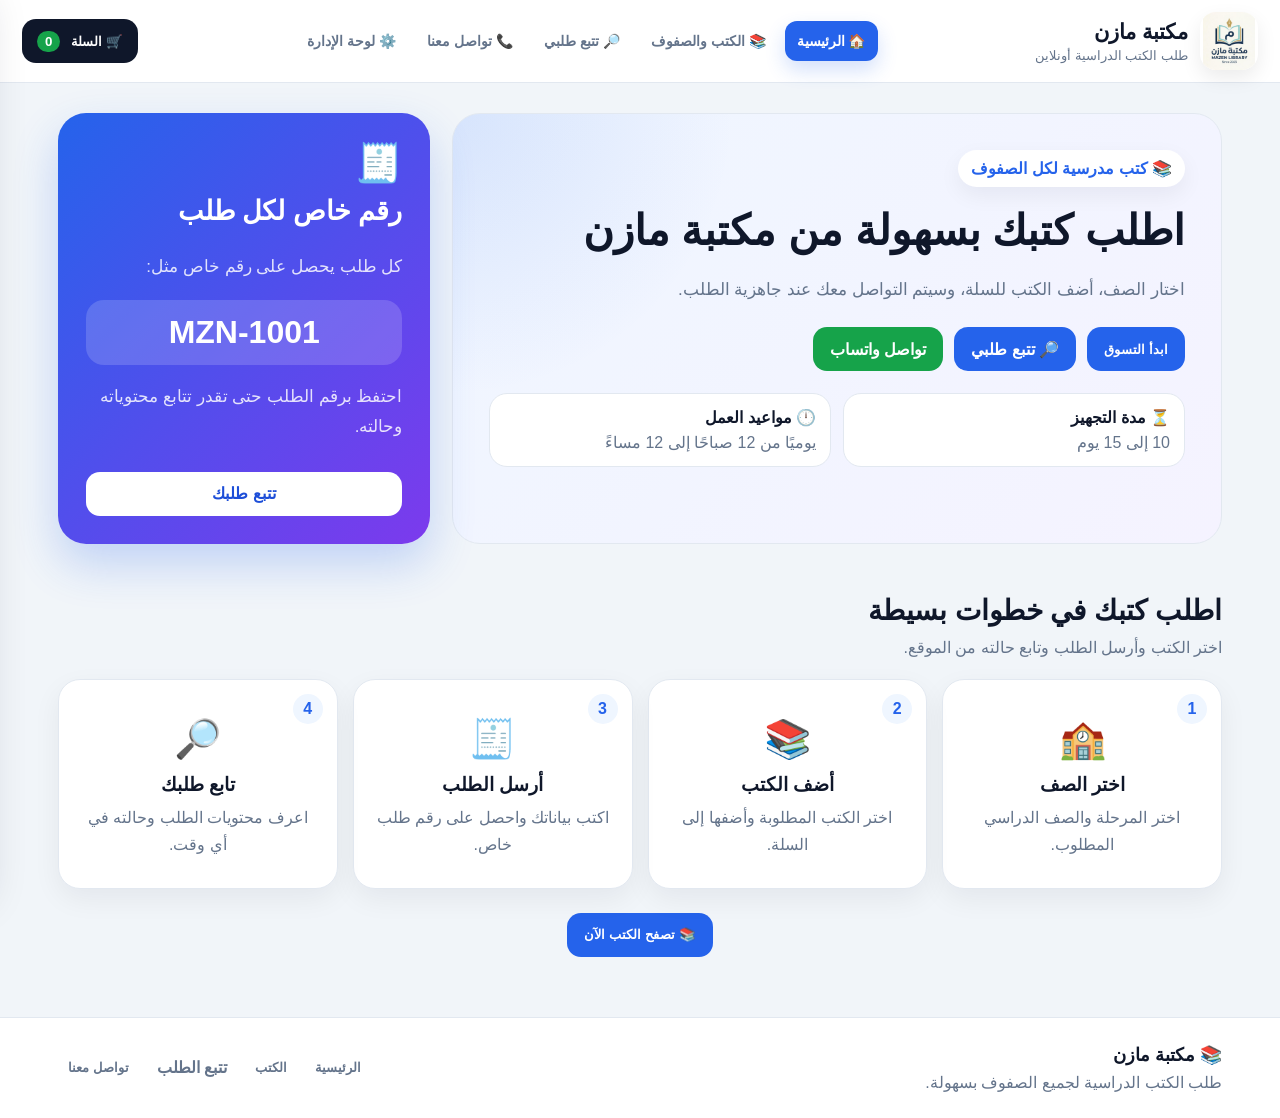
<file: index.html>
<!DOCTYPE html>
<html lang="ar" dir="rtl">

<head>
  <meta charset="UTF-8" />

  <meta
    name="viewport"
    content="width=device-width, initial-scale=1.0"
  />

  <meta
    name="description"
    content="اطلب الكتب الدراسية لجميع الصفوف من مكتبة مازن وتابع طلبك بسهولة."
  />

  <title>مكتبة مازن | طلب الكتب الدراسية</title>

  <link
    rel="stylesheet"
    href="css/style.css?v=5.0"
  />
</head>

<body>

<!-- ===============================
     رأس الموقع
================================ -->

<header class="topbar">

  <div class="brand">

    <div class="logo">
      <img src="images/logo.png" alt="مكتبة مازن">
    </div>

    <div>
      <h1 id="libraryName">
        مكتبة مازن
      </h1>

      <p>
        طلب الكتب الدراسية أونلاين
      </p>
    </div>

  </div>


  <nav class="nav site-tabs">

    <button
      type="button"
      class="site-tab active"
      data-tab="home"
      onclick="openSiteTab('home', this)"
    >
      🏠 الرئيسية
    </button>


    <button
      type="button"
      class="site-tab"
      data-tab="books"
      onclick="openSiteTab('books', this)"
    >
      📚 الكتب والصفوف
    </button>


    <a href="track.html">
      🔎 تتبع طلبي
    </a>


    <button
      type="button"
      class="site-tab"
      data-tab="contact"
      onclick="openSiteTab('contact', this)"
    >
      📞 تواصل معنا
    </button>


    <a href="admin.html">
      ⚙️ لوحة الإدارة
    </a>

  </nav>


  <button
    type="button"
    class="cart-btn"
    onclick="openCart()"
  >
    🛒 السلة

    <span id="cartCount">
      0
    </span>
  </button>

</header>


<!-- ===============================
     محتوى الموقع
================================ -->

<main class="site-main">


  <!-- ===============================
       تبويب الرئيسية
  ================================ -->

  <section
    id="homeTab"
    class="site-tab-content active"
  >

    <section class="hero">

      <div class="hero-text">

        <span class="badge">
          📚 كتب مدرسية لكل الصفوف
        </span>


        <h2>
          اطلب كتبك بسهولة من مكتبة مازن
        </h2>


        <p>
          اختار الصف، أضف الكتب للسلة، وسيتم التواصل معك عند جاهزية الطلب.
        </p>


        <div class="hero-actions">

          <button
            type="button"
            class="primary-btn"
            onclick="openSiteTabByName('books')"
          >
            ابدأ التسوق
          </button>


          <a
            href="track.html"
            class="primary-btn"
          >
            🔎 تتبع طلبي
          </a>


          <a
            id="whatsappHero"
            class="whatsapp-btn"
            target="_blank"
            rel="noopener noreferrer"
          >
            تواصل واتساب
          </a>

        </div>


        <div class="info-row">

          <div>
            <strong>
              ⏳ مدة التجهيز
            </strong>

            <span>
              10 إلى 15 يوم
            </span>
          </div>


          <div>
            <strong>
              🕛 مواعيد العمل
            </strong>

            <span id="workingHours">
              يوميًا من 12 صباحًا إلى 12 مساءً
            </span>
          </div>

        </div>

      </div>


      <div class="hero-card">

        <div class="hero-card-icon">
          🧾
        </div>

        <h3>
          رقم خاص لكل طلب
        </h3>

        <p>
          كل طلب يحصل على رقم خاص مثل:
        </p>

        <strong>
          MZN-1001
        </strong>

        <p>
          احتفظ برقم الطلب حتى تقدر تتابع محتوياته وحالته.
        </p>

        <a
          href="track.html"
          class="primary-btn"
        >
          تتبع طلبك
        </a>

      </div>

    </section>


    <!-- مميزات الموقع -->

    <section class="container home-features">

      <div class="section-title">
        <h2>
          اطلب كتبك في خطوات بسيطة
        </h2>

        <p>
          اختر الكتب وأرسل الطلب وتابع حالته من الموقع.
        </p>
      </div>


      <div class="features-grid">

        <div class="feature-card">
          <span>1</span>
          <div class="feature-icon">🏫</div>
          <h3>اختر الصف</h3>
          <p>
            اختر المرحلة والصف الدراسي المطلوب.
          </p>
        </div>


        <div class="feature-card">
          <span>2</span>
          <div class="feature-icon">📚</div>
          <h3>أضف الكتب</h3>
          <p>
            اختر الكتب المطلوبة وأضفها إلى السلة.
          </p>
        </div>


        <div class="feature-card">
          <span>3</span>
          <div class="feature-icon">🧾</div>
          <h3>أرسل الطلب</h3>
          <p>
            اكتب بياناتك واحصل على رقم طلب خاص.
          </p>
        </div>


        <div class="feature-card">
          <span>4</span>
          <div class="feature-icon">🔎</div>
          <h3>تابع طلبك</h3>
          <p>
            اعرف محتويات الطلب وحالته في أي وقت.
          </p>
        </div>

      </div>


      <div class="home-action">

        <button
          type="button"
          class="primary-btn"
          onclick="openSiteTabByName('books')"
        >
          📚 تصفح الكتب الآن
        </button>

      </div>

    </section>

  </section>


  <!-- ===============================
       تبويب الكتب والصفوف
  ================================ -->

  <section
    id="booksTab"
    class="site-tab-content"
  >

    <div class="container books-page">

      <div class="page-heading">

        <div>
          <span class="page-badge">
            📚 متجر الكتب
          </span>

          <h2>
            اختر المرحلة والصف الدراسي
          </h2>

          <p>
            ابحث عن الكتاب أو اختر الصف لعرض الكتب المتاحة.
          </p>
        </div>

      </div>


      <!-- تبويبات المراحل -->

      <div class="stage-tabs">

        <button
          type="button"
          class="stage-tab active"
          data-stage="all"
          onclick="selectStage('all', this)"
        >
          📚 كل الصفوف
        </button>


        <button
          type="button"
          class="stage-tab"
          data-stage="primary"
          onclick="selectStage('primary', this)"
        >
          🟢 ابتدائي
        </button>


        <button
          type="button"
          class="stage-tab"
          data-stage="preparatory"
          onclick="selectStage('preparatory', this)"
        >
          🔵 إعدادي
        </button>


        <button
          type="button"
          class="stage-tab"
          data-stage="secondary"
          onclick="selectStage('secondary', this)"
        >
          🟣 ثانوي
        </button>

      </div>


      <!-- الصفوف -->

      <section
        id="grades"
        class="section grades-section"
      >

        <div class="section-title">

          <h2>
            اختر الصف الدراسي
          </h2>

          <p>
            من الصف الأول الابتدائي حتى الصف الثالث الثانوي
          </p>

        </div>


        <div
          id="gradesGrid"
          class="grades-grid"
        ></div>

      </section>


      <!-- الكتب -->

      <section class="section books-section">

        <div class="books-toolbar">

          <div class="section-title books-section-title">

            <h2 id="booksTitle">
              الكتب المتاحة
            </h2>

            <p id="booksSubtitle">
              يمكنك البحث مباشرة أو اختيار صف دراسي.
            </p>

          </div>


          <button
            type="button"
            id="clearGradeButton"
            class="clear-filter-btn hidden"
            onclick="clearSelectedGrade()"
          >
            × إلغاء اختيار الصف
          </button>

        </div>


        <div class="search-box">

          <input
            id="searchInput"
            type="search"
            placeholder="🔍 ابحث مثلًا: رياضيات أولى ثانوي"
            autocomplete="off"
          />

        </div>


        <div
          id="booksGrid"
          class="books-grid"
        ></div>

      </section>

    </div>

  </section>


  <!-- ===============================
       تبويب التواصل
  ================================ -->

  <section
    id="contactTab"
    class="site-tab-content"
  >

    <div class="container contact-page">

      <div class="page-heading contact-heading">

        <span class="page-badge">
          📞 تواصل معنا
        </span>

        <h2>
          إحنا موجودين لمساعدتك
        </h2>

        <p>
          تواصل معنا على واتساب أو زور المكتبة خلال مواعيد العمل.
        </p>

      </div>


      <div class="contact-cards">

        <div class="contact-card">

          <div class="contact-card-icon">
            📍
          </div>

          <h3>
            عنوان المكتبة
          </h3>

          <p id="address">
            مجاورة 27 أمام ناصية المصانع
          </p>

        </div>


        <div class="contact-card">

          <div class="contact-card-icon">
            🕛
          </div>

          <h3>
            مواعيد العمل
          </h3>

          <p id="hoursText">
            يوميًا من 12 صباحًا إلى 12 مساءً
          </p>

        </div>


        <div class="contact-card">

          <div class="contact-card-icon">
            💬
          </div>

          <h3>
            واتساب
          </h3>

          <p>
            تواصل معنا للاستفسار عن الكتب والطلبات.
          </p>

          <a
            id="whatsappContact"
            class="whatsapp-big"
            target="_blank"
            rel="noopener noreferrer"
          >
            تواصل واتساب
          </a>

        </div>

      </div>


      <div class="contact-order-box">

        <div>
          <h3>
            لديك طلب بالفعل؟
          </h3>

          <p>
            استخدم رقم الطلب ورقم الواتساب لمعرفة محتوياته وحالته.
          </p>
        </div>


        <a
          href="track.html"
          class="primary-btn"
        >
          🔎 تتبع طلبي
        </a>

      </div>

    </div>

  </section>

</main>


<!-- ===============================
     سلة المشتريات
================================ -->

<aside
  id="cartDrawer"
  class="cart-drawer"
>

  <div class="cart-header">

    <h2>
      🛒 سلة المشتريات
    </h2>

    <button
      type="button"
      onclick="closeCart()"
      aria-label="إغلاق السلة"
    >
      ×
    </button>

  </div>


  <div
    id="cartItems"
    class="cart-items"
  ></div>


  <div class="cart-footer">

    <div class="cart-total">

      <span>
        الإجمالي
      </span>

      <strong id="cartTotal">
        0 جنيه
      </strong>

    </div>


    <button
      type="button"
      class="clear-btn"
      onclick="clearCart()"
    >
      إفراغ السلة
    </button>


    <button
      type="button"
      class="checkout-btn"
      onclick="openCheckout()"
    >
      إتمام الطلب
    </button>

  </div>

</aside>


<div
  id="overlay"
  class="overlay"
  onclick="closeCart()"
></div>


<!-- ===============================
     نافذة إتمام الطلب
================================ -->

<div
  id="checkoutModal"
  class="modal"
>

  <div class="modal-content">

    <button
      type="button"
      class="modal-close"
      onclick="closeCheckout()"
      aria-label="إغلاق"
    >
      ×
    </button>


    <h2>
      إتمام الطلب
    </h2>


    <input
      id="customerName"
      placeholder="اسم العميل"
      autocomplete="name"
    />


    <input
      id="customerPhone"
      placeholder="رقم الواتساب"
      type="tel"
      inputmode="numeric"
      autocomplete="tel"
    />


    <textarea
      id="customerNotes"
      placeholder="ملاحظات"
    ></textarea>


    <p class="notice">
      ⏳ مدة تجهيز الطلب من 10 إلى 15 يوم، وسيتم التواصل معكم عند جاهزية الطلب.
    </p>


    <button
      type="button"
      class="checkout-btn"
      onclick="submitOrder()"
    >
      تأكيد الطلب
    </button>


    <div id="orderResult"></div>

  </div>

</div>


<!-- ===============================
     تذييل الموقع
================================ -->

<footer class="site-footer">

  <div class="container footer-content">

    <div>
      <strong>
        📚 مكتبة مازن
      </strong>

      <p>
        طلب الكتب الدراسية لجميع الصفوف بسهولة.
      </p>
    </div>


    <div class="footer-links">

      <button
        type="button"
        onclick="openSiteTabByName('home')"
      >
        الرئيسية
      </button>

      <button
        type="button"
        onclick="openSiteTabByName('books')"
      >
        الكتب
      </button>

      <a href="track.html">
        تتبع الطلب
      </a>

      <button
        type="button"
        onclick="openSiteTabByName('contact')"
      >
        تواصل معنا
      </button>

    </div>

  </div>

</footer>


<!-- ===============================
     ملفات JavaScript
================================ -->

<script src="js/config.js?v=5.0"></script>
<script src="js/api.js?v=5.0"></script>
<script src="js/cart.js?v=5.0"></script>
<script src="js/app.js?v=5.0"></script>

</body>

</html>
</file>
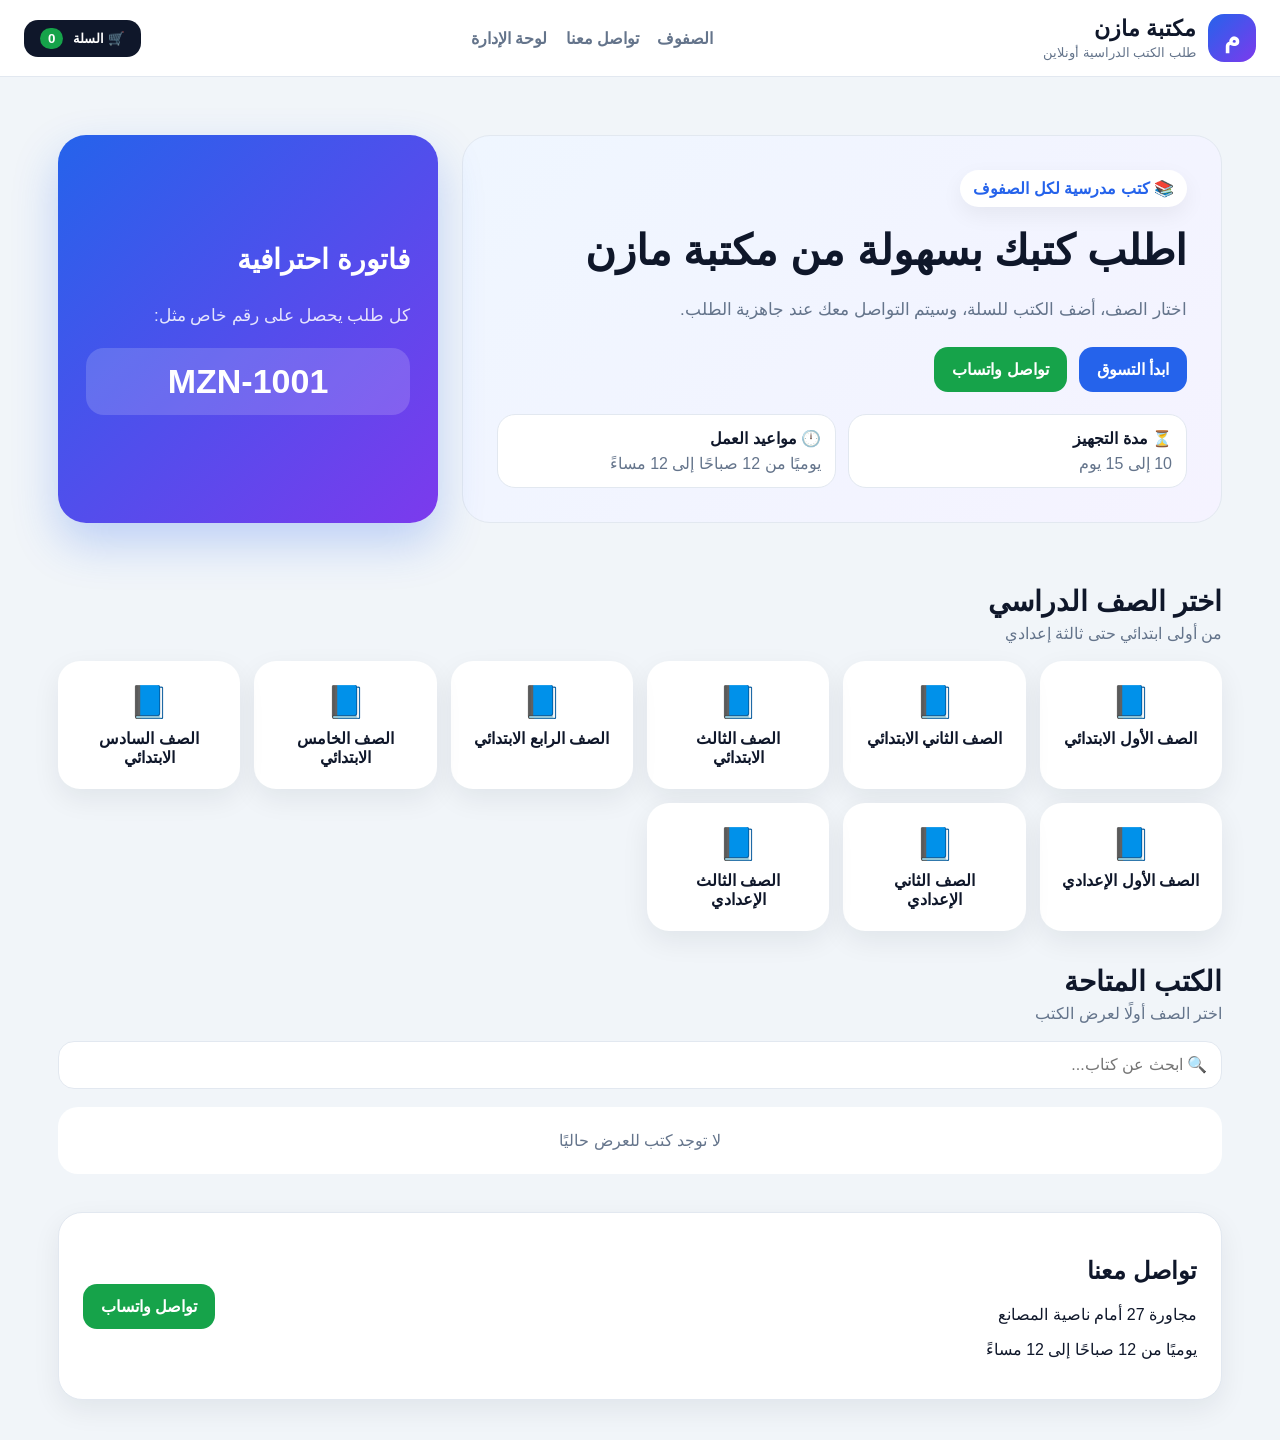
<file: book-store-v2/index.html>
<!DOCTYPE html>
<html lang="ar" dir="rtl">
<head>
  <meta charset="UTF-8" />
  <meta name="viewport" content="width=device-width, initial-scale=1.0" />

  <title>مكتبة مازن | طلب الكتب الدراسية</title>

  <link rel="stylesheet" href="css/style.css" />
</head>
<body>

<header class="topbar">
  <div class="brand">
    <div class="logo">م</div>
    <div>
      <h1 id="libraryName">مكتبة مازن</h1>
      <p>طلب الكتب الدراسية أونلاين</p>
    </div>
  </div>

  <nav class="nav">
    <a href="#grades">الصفوف</a>
    <a href="#contact">تواصل معنا</a>
    <a href="admin.html">لوحة الإدارة</a>
  </nav>

  <button class="cart-btn" onclick="openCart()">
    🛒 السلة
    <span id="cartCount">0</span>
  </button>
</header>

<section class="hero">
  <div class="hero-text">
    <span class="badge">📚 كتب مدرسية لكل الصفوف</span>

    <h2>اطلب كتبك بسهولة من مكتبة مازن</h2>

    <p>
      اختار الصف، أضف الكتب للسلة، وسيتم التواصل معك عند جاهزية الطلب.
    </p>

    <div class="hero-actions">
      <a href="#grades" class="primary-btn">ابدأ التسوق</a>
      <a id="whatsappHero" class="whatsapp-btn" target="_blank">تواصل واتساب</a>
    </div>

    <div class="info-row">
      <div>
        <strong>⏳ مدة التجهيز</strong>
        <span>10 إلى 15 يوم</span>
      </div>

      <div>
        <strong>🕛 مواعيد العمل</strong>
        <span id="workingHours">يوميًا من 12 صباحًا إلى 12 مساءً</span>
      </div>
    </div>
  </div>

  <div class="hero-card">
    <h3>فاتورة احترافية</h3>
    <p>كل طلب يحصل على رقم خاص مثل:</p>
    <strong>MZN-1001</strong>
  </div>
</section>

<main class="container">

  <section id="grades" class="section">
    <div class="section-title">
      <h2>اختر الصف الدراسي</h2>
      <p>من أولى ابتدائي حتى ثالثة إعدادي</p>
    </div>

    <div id="gradesGrid" class="grades-grid"></div>
  </section>

  <section class="section">
    <div class="section-title">
      <h2 id="booksTitle">الكتب المتاحة</h2>
      <p>اختر الصف أولًا لعرض الكتب</p>
    </div>

    <div class="search-box">
      <input id="searchInput" type="text" placeholder="🔍 ابحث عن كتاب..." />
    </div>

    <div id="booksGrid" class="books-grid"></div>
  </section>

  <section id="contact" class="contact-section">
    <div>
      <h2>تواصل معنا</h2>
      <p id="address">مجاورة 27 أمام ناصية المصانع</p>
      <p id="hoursText">يوميًا من 12 صباحًا إلى 12 مساءً</p>
    </div>

    <a id="whatsappContact" class="whatsapp-big" target="_blank">
      تواصل واتساب
    </a>
  </section>

</main>

<aside id="cartDrawer" class="cart-drawer">
  <div class="cart-header">
    <h2>🛒 سلة المشتريات</h2>
    <button onclick="closeCart()">×</button>
  </div>

  <div id="cartItems" class="cart-items"></div>

  <div class="cart-footer">
    <div class="cart-total">
      <span>الإجمالي</span>
      <strong id="cartTotal">0 جنيه</strong>
    </div>

    <button class="clear-btn" onclick="clearCart()">إفراغ السلة</button>
    <button class="checkout-btn" onclick="openCheckout()">إتمام الطلب</button>
  </div>
</aside>

<div id="overlay" class="overlay" onclick="closeCart()"></div>

<div id="checkoutModal" class="modal">
  <div class="modal-content">
    <button class="modal-close" onclick="closeCheckout()">×</button>

    <h2>إتمام الطلب</h2>

    <input id="customerName" placeholder="اسم العميل" />
    <input id="customerPhone" placeholder="رقم الواتساب" />
    <textarea id="customerNotes" placeholder="ملاحظات"></textarea>

    <p class="notice">
      ⏳ مدة تجهيز الطلب من 10 إلى 15 يوم، وسيتم التواصل معكم عند جاهزية الطلب.
    </p>

    <button class="checkout-btn" onclick="submitOrder()">تأكيد الطلب</button>

    <div id="orderResult"></div>
  </div>
</div>

<script src="js/config.js"></script>
<script src="js/api.js"></script>
<script src="js/cart.js"></script>
<script src="js/app.js"></script>

</body>
</html>
</file>
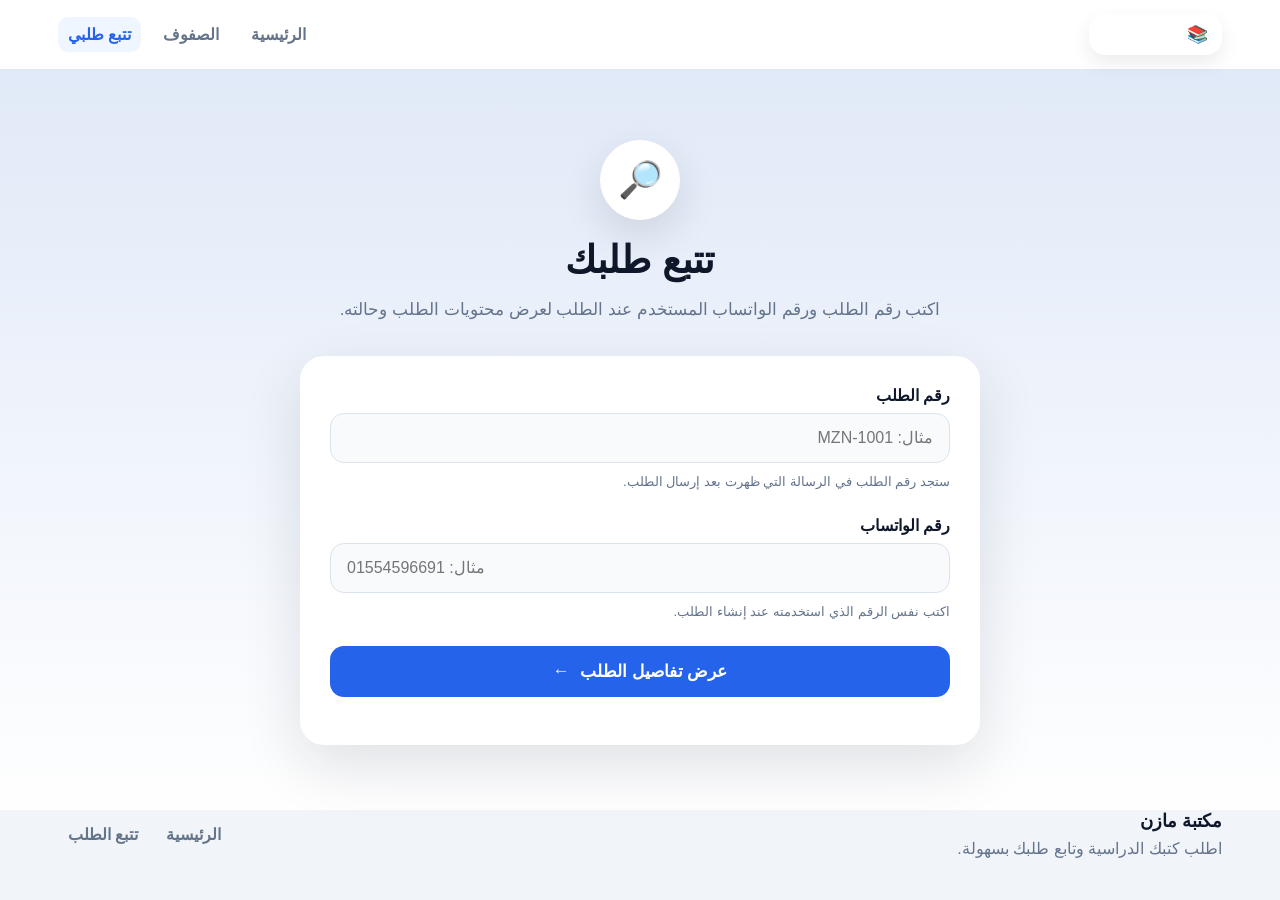
<file: track.html>
<!DOCTYPE html>
<html lang="ar" dir="rtl">

<head>
  <meta charset="UTF-8">

  <meta
    name="viewport"
    content="width=device-width, initial-scale=1.0"
  >

  <meta
    name="description"
    content="تتبع طلبك ومعرفة محتوياته وحالته في مكتبة مازن"
  >

  <title>تتبع الطلب | مكتبة مازن</title>

  <link rel="stylesheet" href="css/style.css?v=3.0">
</head>

<body>

  <!-- ===============================
       رأس الصفحة
  ================================ -->

  <header class="main-header">
    <div class="container header-content">

      <a href="index.html" class="logo">
        📚
        <span id="libraryName">مكتبة مازن</span>
      </a>

      <nav class="main-nav">
        <a href="index.html">الرئيسية</a>
        <a href="index.html#grades">الصفوف</a>
        <a href="track.html" class="active">تتبع طلبي</a>
      </nav>

    </div>
  </header>


  <!-- ===============================
       قسم تتبع الطلب
  ================================ -->

  <main class="track-page">

    <section class="track-hero">

      <div class="container">

        <div class="track-heading">
          <div class="track-icon">🔎</div>

          <h1>تتبع طلبك</h1>

          <p>
            اكتب رقم الطلب ورقم الواتساب المستخدم عند الطلب
            لعرض محتويات الطلب وحالته.
          </p>
        </div>


        <div class="track-card">

          <form id="trackForm" class="track-form">

            <div class="form-group">
              <label for="orderNumber">
                رقم الطلب
              </label>

              <input
                type="text"
                id="orderNumber"
                name="orderNumber"
                placeholder="مثال: MZN-1001"
                autocomplete="off"
                required
              >

              <small>
                ستجد رقم الطلب في الرسالة التي ظهرت بعد إرسال الطلب.
              </small>
            </div>


            <div class="form-group">
              <label for="orderPhone">
                رقم الواتساب
              </label>

              <input
                type="tel"
                id="orderPhone"
                name="orderPhone"
                placeholder="مثال: 01554596691"
                inputmode="numeric"
                autocomplete="tel"
                required
              >

              <small>
                اكتب نفس الرقم الذي استخدمته عند إنشاء الطلب.
              </small>
            </div>


            <button
              type="submit"
              id="trackButton"
              class="track-button"
            >
              <span>عرض تفاصيل الطلب</span>
              <span>←</span>
            </button>

          </form>


          <div
            id="trackMessage"
            class="track-message"
            aria-live="polite"
          ></div>

        </div>

      </div>

    </section>


    <!-- ===============================
         نتيجة الطلب
    ================================ -->

    <section
      id="orderResultSection"
      class="order-result-section hidden"
    >

      <div class="container">

        <div id="orderResult" class="order-result"></div>

      </div>

    </section>

  </main>


  <!-- ===============================
       تذييل الصفحة
  ================================ -->

  <footer class="main-footer">

    <div class="container footer-content">

      <div>
        <strong id="footerLibraryName">
          مكتبة مازن
        </strong>

        <p>
          اطلب كتبك الدراسية وتابع طلبك بسهولة.
        </p>
      </div>


      <div class="footer-links">
        <a href="index.html">الرئيسية</a>
        <a href="track.html">تتبع الطلب</a>
      </div>

    </div>

  </footer>


  <!-- ===============================
       ملفات JavaScript
  ================================ -->

  <script src="js/config.js?v=3.0"></script>
  <script src="js/api.js?v=3.0"></script>
  <script src="js/track.js?v=3.0"></script>

</body>

</html>
</file>
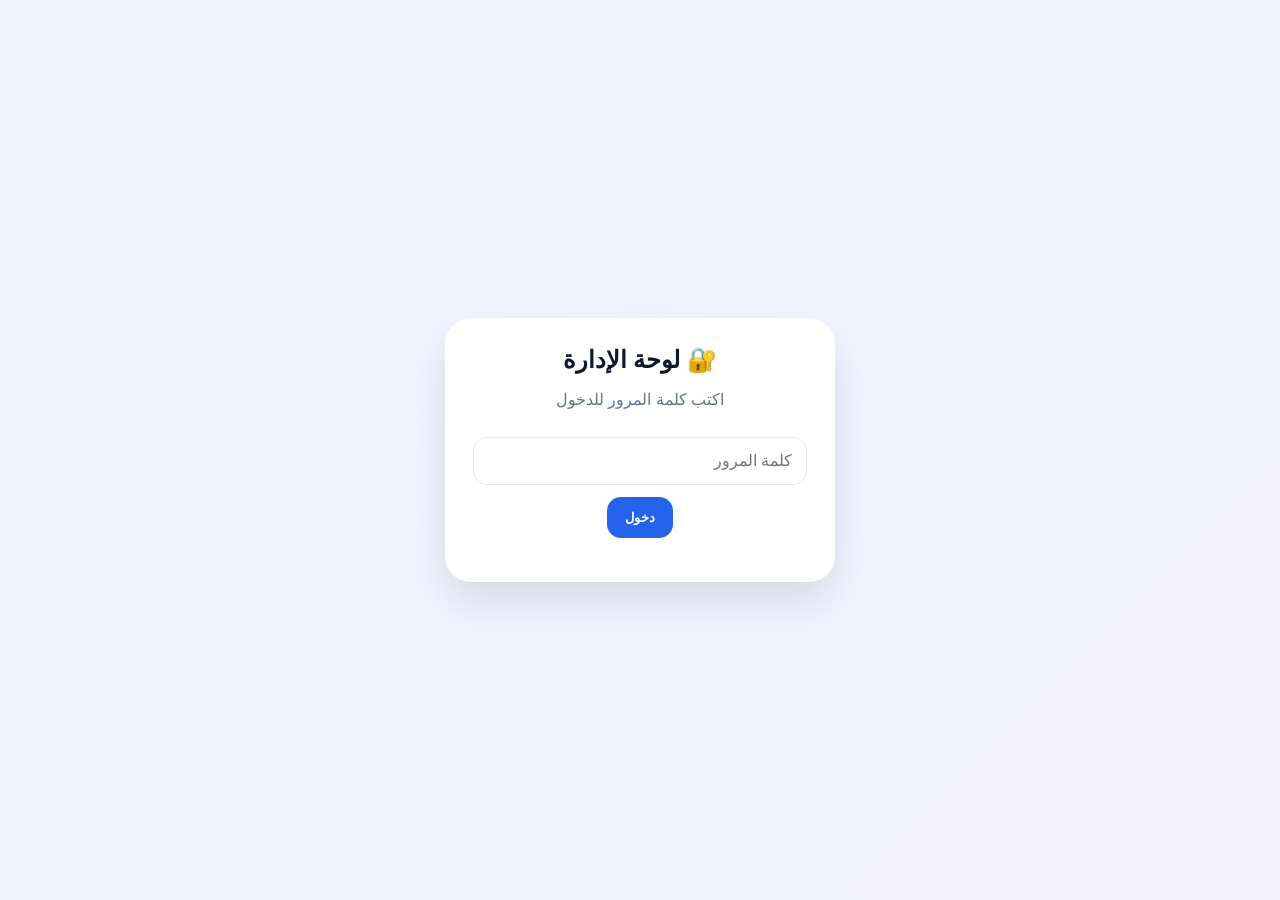
<file: book-store-v2/admin.html>
<!DOCTYPE html>
<html lang="ar" dir="rtl">
<head>
  <meta charset="UTF-8" />
  <meta name="viewport" content="width=device-width, initial-scale=1.0" />

  <title>لوحة إدارة مكتبة مازن</title>

  <link rel="stylesheet" href="css/admin.css" />
</head>
<body>

<section id="loginScreen" class="login-screen">
  <div class="login-card">
    <h1>🔐 لوحة الإدارة</h1>
    <p>اكتب كلمة المرور للدخول</p>

    <input id="adminPasswordInput" type="password" placeholder="كلمة المرور" />
    <button onclick="loginAdmin()">دخول</button>

    <p id="loginError"></p>
  </div>
</section>

<section id="dashboard" class="dashboard hidden">
  <header class="admin-header">
    <div>
      <h1>📊 لوحة تحكم مكتبة مازن</h1>
      <p>متابعة الطلبات والإحصائيات وإدارة الكتب</p>
    </div>

    <button onclick="logoutAdmin()">تسجيل خروج</button>
  </header>

  <main class="admin-container">

    <div class="stats-grid">
      <div class="stat-card">
        <span>عدد الطلبات</span>
        <strong id="totalOrders">0</strong>
      </div>

      <div class="stat-card">
        <span>إجمالي المبيعات</span>
        <strong id="totalSales">0 جنيه</strong>
      </div>

      <div class="stat-card">
        <span>عدد الكتب المطلوبة</span>
        <strong id="totalBooks">0</strong>
      </div>

      <div class="stat-card">
        <span>عدد العملاء</span>
        <strong id="totalCustomers">0</strong>
      </div>
    </div>

    <div class="charts-grid">
      <div class="panel">
        <h2>🔥 أكثر الكتب مبيعًا</h2>
        <div id="topBooks"></div>
      </div>

      <div class="panel">
        <h2>🏫 أكثر الصفوف طلبًا</h2>
        <div id="topGrades"></div>
      </div>
    </div>

    <div class="panel">
      <h2>📚 إدارة الكتب</h2>

      <div class="book-form">
        <input type="hidden" id="bookRowIndex" />

        <select id="bookGrade">
          <option value="">اختر الصف</option>
        </select>

        <input id="bookName" placeholder="اسم الكتاب" />
        <input id="bookPrice" type="number" placeholder="السعر" />
        <input id="bookImage" placeholder="رابط صورة الكتاب" />

        <select id="bookAvailable">
          <option value="نعم">متاح</option>
          <option value="لا">غير متاح</option>
        </select>

        <button onclick="saveBook()" id="saveBookBtn">إضافة كتاب</button>
        <button onclick="resetBookForm()" class="secondary-btn">تفريغ النموذج</button>
      </div>

      <input id="booksSearch" class="search" placeholder="بحث عن كتاب أو صف..." />

      <div class="table-wrapper">
        <table>
          <thead>
            <tr>
              <th>الصف</th>
              <th>اسم الكتاب</th>
              <th>السعر</th>
              <th>الحالة</th>
              <th>تعديل</th>
              <th>حذف</th>
            </tr>
          </thead>
          <tbody id="booksTable"></tbody>
        </table>
      </div>
    </div>

    <div class="panel">
      <h2>آخر الطلبات</h2>

      <input id="ordersSearch" class="search" placeholder="بحث باسم العميل أو رقم الطلب..." />

      <div class="table-wrapper">
        <table>
          <thead>
            <tr>
              <th>رقم الطلب</th>
              <th>التاريخ</th>
              <th>الاسم</th>
              <th>الواتساب</th>
              <th>الإجمالي</th>
              <th>الحالة</th>
            </tr>
          </thead>
          <tbody id="ordersTable"></tbody>
        </table>
      </div>
    </div>

  </main>
</section>

<script src="js/config.js"></script>
<script src="js/api.js"></script>
<script src="js/auth.js"></script>
<script src="js/admin.js"></script>

</body>
</html>
</file>
<file: css/style.css>
/* ===============================
   إعدادات عامة
================================ */

* {
  box-sizing: border-box;
}

:root {
  --primary: #2563eb;
  --primary-dark: #1d4ed8;
  --secondary: #7c3aed;
  --green: #16a34a;
  --green-dark: #15803d;
  --dark: #0f172a;
  --text: #334155;
  --muted: #64748b;
  --bg: #f1f5f9;
  --card: #ffffff;
  --border: #e2e8f0;
  --danger: #dc2626;
  --warning-bg: #fff7ed;
  --warning-text: #9a3412;
}

html {
  scroll-behavior: smooth;
}

body {
  margin: 0;
  font-family: Tahoma, Arial, sans-serif;
  background: var(--bg);
  color: var(--dark);
}

a {
  color: inherit;
  text-decoration: none;
}

button,
input,
textarea,
select {
  font-family: inherit;
}

button {
  transition: 0.2s ease;
}

button:hover {
  transform: translateY(-1px);
}

.hidden {
  display: none !important;
}

.container {
  width: 100%;
  max-width: 1200px;
  margin: auto;
  padding-right: 18px;
  padding-left: 18px;
}


/* ===============================
   رأس الموقع
================================ */

.topbar {
  position: sticky;
  top: 0;
  z-index: 50;
  min-height: 78px;
  padding: 12px 22px;
  display: flex;
  align-items: center;
  justify-content: space-between;
  gap: 16px;
  background: rgba(255, 255, 255, 0.96);
  border-bottom: 1px solid var(--border);
  backdrop-filter: blur(14px);
}

.brand {
  display: flex;
  align-items: center;
  gap: 12px;
  flex-shrink: 0;
}

.logo {
  width: 58px;
  height: 58px;
  border-radius: 16px;
  overflow: hidden;
  background: white;
  display: flex;
  align-items: center;
  justify-content: center;
  box-shadow: 0 8px 20px rgba(0,0,0,.08);
}

.logo img {
  width: 100%;
  height: 100%;
  object-fit: contain;
  transition: .3s ease;
}

.logo:hover img {
  transform: scale(1.08);
}

.brand h1 {
  margin: 0;
  font-size: 21px;
}

.brand p {
  margin: 4px 0 0;
  color: var(--muted);
  font-size: 13px;
}

.nav {
  display: flex;
  align-items: center;
  justify-content: center;
  gap: 7px;
  flex-wrap: wrap;
}

.nav a,
.site-tab {
  min-height: 40px;
  padding: 9px 12px;
  display: inline-flex;
  align-items: center;
  justify-content: center;
  border: 0;
  border-radius: 12px;
  background: transparent;
  color: var(--muted);
  cursor: pointer;
  font-size: 14px;
  font-weight: bold;
  white-space: nowrap;
}

.nav a:hover,
.site-tab:hover {
  background: #eff6ff;
  color: var(--primary);
}

.site-tab.active {
  background: var(--primary);
  color: white;
  box-shadow: 0 9px 20px rgba(37, 99, 235, 0.2);
}

.cart-btn {
  min-height: 44px;
  padding: 10px 15px;
  border: 0;
  border-radius: 14px;
  background: var(--dark);
  color: white;
  cursor: pointer;
  font-weight: bold;
  white-space: nowrap;
}

.cart-btn span {
  margin-right: 7px;
  padding: 3px 8px;
  border-radius: 999px;
  background: var(--green);
}


/* ===============================
   تبويبات الموقع
================================ */

.site-main {
  min-height: calc(100vh - 78px);
}

.site-tab-content {
  display: none;
}

.site-tab-content.active {
  display: block;
  animation: siteTabFade 0.25s ease;
}

@keyframes siteTabFade {
  from {
    opacity: 0;
    transform: translateY(7px);
  }

  to {
    opacity: 1;
    transform: translateY(0);
  }
}


/* ===============================
   القسم الرئيسي
================================ */

.hero {
  max-width: 1200px;
  margin: 30px auto;
  padding: 0 18px;
  display: grid;
  grid-template-columns: minmax(0, 1.55fr) minmax(280px, 0.75fr);
  gap: 22px;
}

.hero-text {
  padding: 36px;
  border: 1px solid var(--border);
  border-radius: 28px;
  background:
    radial-gradient(
      circle at top left,
      rgba(37, 99, 235, 0.12),
      transparent 32%
    ),
    linear-gradient(135deg, #eff6ff, #f5f3ff);
}

.badge,
.page-badge {
  display: inline-block;
  padding: 9px 13px;
  border-radius: 999px;
  background: white;
  color: var(--primary);
  font-weight: bold;
  box-shadow: 0 8px 22px rgba(15, 23, 42, 0.06);
}

.hero h2 {
  margin: 18px 0 12px;
  font-size: 42px;
  line-height: 1.25;
}

.hero p {
  color: var(--muted);
  font-size: 17px;
  line-height: 1.8;
}

.hero-actions {
  margin: 22px 0;
  display: flex;
  flex-wrap: wrap;
  gap: 11px;
}

.primary-btn,
.whatsapp-btn,
.whatsapp-big,
.checkout-btn {
  min-height: 44px;
  padding: 12px 17px;
  display: inline-flex;
  align-items: center;
  justify-content: center;
  border: 0;
  border-radius: 14px;
  background: var(--primary);
  color: white;
  cursor: pointer;
  font-weight: bold;
}

.primary-btn:hover {
  background: var(--primary-dark);
  box-shadow: 0 11px 24px rgba(37, 99, 235, 0.2);
}

.whatsapp-btn,
.whatsapp-big {
  background: var(--green);
}

.whatsapp-btn:hover,
.whatsapp-big:hover {
  background: var(--green-dark);
}

.info-row {
  display: grid;
  grid-template-columns: repeat(2, minmax(0, 1fr));
  gap: 12px;
}

.info-row div {
  padding: 14px;
  border: 1px solid var(--border);
  border-radius: 18px;
  background: white;
}

.info-row strong,
.info-row span {
  display: block;
}

.info-row span {
  margin-top: 6px;
  color: var(--muted);
}

.hero-card {
  padding: 28px;
  display: flex;
  flex-direction: column;
  justify-content: center;
  border-radius: 28px;
  background: linear-gradient(
    135deg,
    var(--primary),
    var(--secondary)
  );
  color: white;
  box-shadow: 0 20px 45px rgba(37, 99, 235, 0.24);
}

.hero-card-icon {
  margin-bottom: 10px;
  font-size: 38px;
}

.hero-card h3 {
  margin: 0 0 8px;
  font-size: 27px;
}

.hero-card p {
  color: rgba(255, 255, 255, 0.84);
}

.hero-card strong {
  padding: 14px;
  border-radius: 18px;
  background: rgba(255, 255, 255, 0.16);
  text-align: center;
  font-size: 32px;
}

.hero-card .primary-btn {
  margin-top: 12px;
  background: white;
  color: var(--primary-dark);
}


/* ===============================
   مميزات الصفحة الرئيسية
================================ */

.home-features {
  padding-top: 20px;
  padding-bottom: 60px;
}

.section-title {
  margin-bottom: 18px;
}

.section-title h2 {
  margin: 0 0 7px;
  font-size: 28px;
}

.section-title p {
  margin: 0;
  color: var(--muted);
  line-height: 1.7;
}

.features-grid {
  display: grid;
  grid-template-columns: repeat(4, minmax(0, 1fr));
  gap: 15px;
}

.feature-card {
  position: relative;
  min-height: 210px;
  padding: 22px;
  border: 1px solid var(--border);
  border-radius: 22px;
  background: white;
  box-shadow: 0 10px 28px rgba(15, 23, 42, 0.06);
  text-align: center;
}

.feature-card > span {
  position: absolute;
  top: 14px;
  right: 14px;
  width: 30px;
  height: 30px;
  display: grid;
  place-items: center;
  border-radius: 50%;
  background: #eff6ff;
  color: var(--primary);
  font-weight: bold;
}

.feature-icon {
  margin-top: 15px;
  font-size: 38px;
}

.feature-card h3 {
  margin: 13px 0 8px;
}

.feature-card p {
  margin: 0;
  color: var(--muted);
  line-height: 1.7;
}

.home-action {
  margin-top: 24px;
  text-align: center;
}


/* ===============================
   صفحة الكتب
================================ */

.books-page {
  padding-top: 36px;
  padding-bottom: 60px;
}

.page-heading {
  margin-bottom: 24px;
}

.page-heading h2 {
  margin: 12px 0 8px;
  font-size: 32px;
}

.page-heading p {
  margin: 0;
  color: var(--muted);
  line-height: 1.8;
}

.stage-tabs {
  padding: 10px;
  display: grid;
  grid-template-columns: repeat(4, minmax(0, 1fr));
  gap: 9px;
  border: 1px solid var(--border);
  border-radius: 18px;
  background: white;
  box-shadow: 0 9px 25px rgba(15, 23, 42, 0.05);
}

.stage-tab {
  min-height: 46px;
  padding: 10px 12px;
  border: 0;
  border-radius: 13px;
  background: #f8fafc;
  color: var(--text);
  cursor: pointer;
  font-weight: bold;
}

.stage-tab:hover {
  background: #eff6ff;
  color: var(--primary);
}

.stage-tab.active {
  background: linear-gradient(
    135deg,
    var(--primary),
    var(--secondary)
  );
  color: white;
}

.section {
  margin-top: 34px;
}

.grades-grid {
  display: grid;
  grid-template-columns: repeat(auto-fit, minmax(175px, 1fr));
  gap: 14px;
}

.grade-card {
  min-height: 155px;
  padding: 20px;
  border: 2px solid transparent;
  border-radius: 22px;
  background: var(--card);
  cursor: pointer;
  text-align: center;
  box-shadow: 0 10px 28px rgba(15, 23, 42, 0.07);
}

.grade-card:hover,
.grade-card.active {
  border-color: var(--primary);
  transform: translateY(-4px);
}

.grade-card .icon {
  margin-bottom: 9px;
  font-size: 32px;
}

.grade-card strong {
  display: block;
  line-height: 1.6;
}

.grade-card small {
  display: block;
  margin-top: 8px;
  color: var(--muted);
}

.books-toolbar {
  margin-bottom: 17px;
  display: flex;
  align-items: flex-end;
  justify-content: space-between;
  gap: 15px;
}

.books-section-title {
  margin-bottom: 0;
}

.clear-filter-btn {
  min-height: 41px;
  padding: 9px 13px;
  border: 0;
  border-radius: 12px;
  background: #fee2e2;
  color: var(--danger);
  cursor: pointer;
  font-weight: bold;
  white-space: nowrap;
}

.search-box {
  margin-bottom: 18px;
}

.search-box input,
.modal input,
.modal textarea {
  width: 100%;
  padding: 14px 15px;
  border: 1px solid var(--border);
  border-radius: 16px;
  background: white;
  color: var(--dark);
  font-size: 16px;
  outline: none;
}

.search-box input:focus,
.modal input:focus,
.modal textarea:focus {
  border-color: var(--primary);
  box-shadow: 0 0 0 4px rgba(37, 99, 235, 0.09);
}

.books-grid {
  display: grid;
  grid-template-columns: repeat(auto-fit, minmax(225px, 1fr));
  gap: 16px;
}

.book-card {
  overflow: hidden;
  border: 1px solid var(--border);
  border-radius: 22px;
  background: var(--card);
  box-shadow: 0 10px 28px rgba(15, 23, 42, 0.07);
  transition: 0.2s ease;
}

.book-card:hover {
  transform: translateY(-4px);
  box-shadow: 0 16px 34px rgba(15, 23, 42, 0.1);
}

.book-image {
  height: 170px;
  display: grid;
  place-items: center;
  background: linear-gradient(135deg, #dbeafe, #ede9fe);
  font-size: 52px;
}

.book-image img {
  width: 100%;
  height: 100%;
  object-fit: cover;
}

.no-image {
  width: 100%;
  height: 100%;
  display: grid;
  place-items: center;
  font-size: 52px;
}

.book-body {
  padding: 17px;
}

.book-body h3 {
  min-height: 50px;
  margin: 8px 0;
  font-size: 18px;
  line-height: 1.55;
}

.book-grade {
  display: inline-block;
  padding: 5px 9px;
  border-radius: 999px;
  background: #eff6ff;
  color: var(--primary);
  font-size: 12px;
  font-weight: bold;
}

.book-price {
  margin: 10px 0;
  color: var(--green);
  font-size: 20px;
  font-weight: bold;
}

.book-actions {
  display: flex;
  align-items: center;
  gap: 8px;
}

.qty-btn {
  width: 35px;
  height: 35px;
  border: 0;
  border-radius: 11px;
  background: var(--primary);
  color: white;
  cursor: pointer;
  font-size: 20px;
}

.add-btn {
  flex: 1;
  min-height: 42px;
  padding: 10px;
  border: 0;
  border-radius: 12px;
  background: var(--dark);
  color: white;
  cursor: pointer;
  font-weight: bold;
}

.add-btn:hover {
  background: var(--primary);
}


/* ===============================
   الحالة الفارغة
================================ */

.empty-state {
  grid-column: 1 / -1;
  padding: 30px;
  border: 1px solid var(--border);
  border-radius: 20px;
  background: white;
  color: var(--muted);
  text-align: center;
}

.empty-state strong {
  display: block;
  margin: 8px 0;
  color: var(--dark);
  font-size: 18px;
}

.empty-state p {
  margin: 0;
}

.empty-icon {
  font-size: 38px;
}


/* ===============================
   صفحة التواصل
================================ */

.contact-page {
  padding-top: 45px;
  padding-bottom: 70px;
}

.contact-heading {
  text-align: center;
}

.contact-heading h2 {
  font-size: 36px;
}

.contact-cards {
  display: grid;
  grid-template-columns: repeat(3, minmax(0, 1fr));
  gap: 16px;
}

.contact-card {
  min-height: 230px;
  padding: 24px;
  border: 1px solid var(--border);
  border-radius: 24px;
  background: white;
  box-shadow: 0 10px 28px rgba(15, 23, 42, 0.06);
  text-align: center;
}

.contact-card-icon {
  font-size: 42px;
}

.contact-card h3 {
  margin: 13px 0 8px;
}

.contact-card p {
  color: var(--muted);
  line-height: 1.8;
}

.contact-order-box {
  margin-top: 20px;
  padding: 24px;
  display: flex;
  align-items: center;
  justify-content: space-between;
  gap: 18px;
  border-radius: 22px;
  background: linear-gradient(135deg, #eff6ff, #f5f3ff);
  border: 1px solid var(--border);
}

.contact-order-box h3 {
  margin: 0 0 7px;
}

.contact-order-box p {
  margin: 0;
  color: var(--muted);
}


/* ===============================
   السلة
================================ */

.cart-drawer {
  position: fixed;
  top: 0;
  left: -420px;
  z-index: 100;
  width: 390px;
  max-width: 92%;
  height: 100vh;
  display: flex;
  flex-direction: column;
  background: white;
  transition: 0.25s;
  box-shadow: 15px 0 40px rgba(15, 23, 42, 0.16);
}

.cart-drawer.open {
  left: 0;
}

.overlay {
  position: fixed;
  inset: 0;
  z-index: 90;
  display: none;
  background: rgba(15, 23, 42, 0.45);
}

.overlay.show {
  display: block;
}

.cart-header {
  padding: 18px;
  display: flex;
  align-items: center;
  justify-content: space-between;
  border-bottom: 1px solid var(--border);
}

.cart-header h2 {
  margin: 0;
}

.cart-header button,
.modal-close {
  width: 34px;
  height: 34px;
  border: 0;
  border-radius: 10px;
  background: #fee2e2;
  color: var(--danger);
  cursor: pointer;
  font-size: 20px;
}

.cart-items {
  flex: 1;
  padding: 14px;
  overflow-y: auto;
}

.cart-item {
  margin-bottom: 12px;
  padding: 12px;
  border: 1px solid var(--border);
  border-radius: 16px;
}

.cart-item h4 {
  margin: 0 0 6px;
}

.cart-item small {
  color: var(--muted);
}

.cart-row {
  margin-top: 10px;
  display: flex;
  align-items: center;
  justify-content: space-between;
}

.delete-btn,
.clear-btn {
  padding: 9px 12px;
  border: 0;
  border-radius: 12px;
  background: #fee2e2;
  color: var(--danger);
  cursor: pointer;
}

.cart-footer {
  padding: 16px;
  border-top: 1px solid var(--border);
}

.cart-total {
  margin-bottom: 12px;
  display: flex;
  justify-content: space-between;
  font-size: 20px;
}

.clear-btn,
.checkout-btn {
  width: 100%;
  margin-top: 8px;
}


/* ===============================
   نافذة إتمام الطلب
================================ */

.modal {
  position: fixed;
  inset: 0;
  z-index: 120;
  padding: 14px;
  display: none;
  place-items: center;
  background: rgba(15, 23, 42, 0.55);
}

.modal.show {
  display: grid;
}

.modal-content {
  position: relative;
  width: 450px;
  max-width: 100%;
  padding: 24px;
  border-radius: 24px;
  background: white;
  box-shadow: 0 20px 65px rgba(15, 23, 42, 0.2);
}

.modal-content h2 {
  margin-top: 0;
}

.modal input {
  margin-top: 10px;
}

.modal textarea {
  min-height: 90px;
  margin-top: 10px;
  resize: vertical;
}

.modal-close {
  position: absolute;
  top: 18px;
  left: 18px;
}

.notice {
  padding: 12px;
  border-radius: 14px;
  background: var(--warning-bg);
  color: var(--warning-text);
  line-height: 1.7;
}

#orderResult {
  margin-top: 14px;
  color: var(--green);
  font-weight: bold;
}

.order-success {
  padding: 18px;
  border-radius: 18px;
  background: #f0fdf4;
  text-align: center;
}

.success-icon {
  font-size: 42px;
}

.order-success h3 {
  color: #166534;
}


/* ===============================
   تذييل الموقع
================================ */

.site-footer {
  padding: 26px 0;
  border-top: 1px solid var(--border);
  background: white;
}

.footer-content {
  padding-bottom: 0;
  display: flex;
  align-items: center;
  justify-content: space-between;
  gap: 18px;
}

.footer-content strong {
  font-size: 18px;
}

.footer-content p {
  margin: 7px 0 0;
  color: var(--muted);
}

.footer-links {
  display: flex;
  flex-wrap: wrap;
  gap: 8px;
}

.footer-links button,
.footer-links a {
  padding: 8px 10px;
  border: 0;
  border-radius: 10px;
  background: transparent;
  color: var(--muted);
  cursor: pointer;
  font-weight: bold;
}

.footer-links button:hover,
.footer-links a:hover {
  background: #eff6ff;
  color: var(--primary);
}


/* ===============================
   صفحة تتبع الطلب
================================ */

.main-header {
  padding: 14px 22px;
  display: flex;
  align-items: center;
  background: white;
  border-bottom: 1px solid var(--border);
}

.header-content {
  padding-bottom: 0;
  display: flex;
  align-items: center;
  justify-content: space-between;
  gap: 18px;
}

.main-header .logo {
  width: auto;
  height: auto;
  padding: 10px 14px;
  display: inline-flex;
  gap: 8px;
  color: white;
  font-size: 17px;
}

.main-nav {
  display: flex;
  gap: 12px;
}

.main-nav a {
  padding: 8px 10px;
  border-radius: 10px;
  color: var(--muted);
  font-weight: bold;
}

.main-nav a:hover,
.main-nav a.active {
  background: #eff6ff;
  color: var(--primary);
}

.track-page {
  min-height: calc(100vh - 160px);
  background:
    linear-gradient(
      180deg,
      rgba(37, 99, 235, 0.08),
      rgba(255, 255, 255, 0.95)
    );
}

.track-hero {
  padding: 70px 0 40px;
}

.track-heading {
  max-width: 700px;
  margin: 0 auto 30px;
  text-align: center;
}

.track-icon {
  width: 80px;
  height: 80px;
  margin: 0 auto 18px;
  display: grid;
  place-items: center;
  border-radius: 50%;
  background: white;
  font-size: 36px;
  box-shadow: 0 15px 40px rgba(15, 23, 42, 0.12);
}

.track-heading h1 {
  margin: 0 0 12px;
  font-size: 38px;
}

.track-heading p {
  margin: 0;
  color: var(--muted);
  font-size: 17px;
  line-height: 1.9;
}

.track-card {
  max-width: 680px;
  margin: 0 auto;
  padding: 30px;
  border-radius: 24px;
  background: white;
  box-shadow: 0 20px 60px rgba(15, 23, 42, 0.12);
}

.track-form {
  display: grid;
  gap: 22px;
}

.track-form .form-group {
  display: grid;
  gap: 8px;
}

.track-form label {
  font-weight: bold;
}

.track-form input {
  width: 100%;
  padding: 15px 16px;
  border: 1px solid #dbe3ef;
  border-radius: 14px;
  background: #f8fafc;
  color: var(--dark);
  font-size: 16px;
  outline: none;
}

.track-form input:focus {
  border-color: var(--primary);
  background: white;
  box-shadow: 0 0 0 4px rgba(37, 99, 235, 0.1);
}

.track-form small {
  color: var(--muted);
  line-height: 1.7;
}

.track-button {
  width: 100%;
  padding: 15px 20px;
  display: flex;
  align-items: center;
  justify-content: center;
  gap: 10px;
  border: 0;
  border-radius: 14px;
  background: var(--primary);
  color: white;
  cursor: pointer;
  font-size: 17px;
  font-weight: bold;
}

.track-button:hover {
  background: var(--primary-dark);
  box-shadow: 0 12px 25px rgba(37, 99, 235, 0.25);
}

.track-button:disabled {
  opacity: 0.65;
  cursor: not-allowed;
  transform: none;
}

.track-message {
  margin-top: 18px;
  color: var(--text);
  text-align: center;
  font-weight: bold;
  line-height: 1.8;
}

.order-result-section {
  padding: 10px 0 70px;
}

.track-result-card {
  max-width: 760px;
  margin: 0 auto;
  padding: 30px;
  border-radius: 24px;
  background: white;
  box-shadow: 0 20px 60px rgba(15, 23, 42, 0.12);
}

.track-result-card h2 {
  margin: 0 0 24px;
  color: var(--green-dark);
  text-align: center;
}

.track-result-card h3 {
  margin: 28px 0 14px;
}

.track-info {
  display: grid;
  grid-template-columns: repeat(2, minmax(0, 1fr));
  gap: 14px;
}

.track-info p {
  margin: 0;
  padding: 14px 16px;
  border-radius: 14px;
  background: #f8fafc;
  color: var(--text);
  line-height: 1.8;
}

.track-items {
  margin: 0;
  padding: 0;
  display: grid;
  gap: 12px;
  list-style: none;
}

.track-items li {
  padding: 16px;
  border: 1px solid var(--border);
  border-radius: 14px;
  background: white;
  color: var(--text);
  line-height: 1.9;
}


/* ===============================
   شاشات متوسطة
================================ */

@media (max-width: 1050px) {
  .topbar {
    align-items: flex-start;
    flex-wrap: wrap;
  }

  .nav {
    order: 3;
    width: 100%;
  }

  .features-grid {
    grid-template-columns: repeat(2, minmax(0, 1fr));
  }

  .contact-cards {
    grid-template-columns: 1fr 1fr;
  }

  .contact-card:last-child {
    grid-column: span 2;
  }
}


/* ===============================
   التابلت والموبايل
================================ */

@media (max-width: 760px) {
  .topbar {
    position: static;
    padding: 13px;
    flex-direction: column;
    align-items: stretch;
  }

  .brand {
    justify-content: center;
  }

  .nav {
    display: grid;
    grid-template-columns: repeat(2, minmax(0, 1fr));
    gap: 7px;
  }

  .nav a,
  .site-tab {
    width: 100%;
  }

  .cart-btn {
    width: 100%;
  }

  .hero {
    margin-top: 16px;
    grid-template-columns: 1fr;
  }

  .hero-text {
    padding: 24px;
  }

  .hero h2 {
    font-size: 31px;
  }

  .info-row {
    grid-template-columns: 1fr;
  }

  .features-grid {
    grid-template-columns: 1fr;
  }

  .stage-tabs {
    grid-template-columns: repeat(2, minmax(0, 1fr));
  }

  .books-toolbar {
    align-items: stretch;
    flex-direction: column;
  }

  .clear-filter-btn {
    width: 100%;
  }

  .contact-cards {
    grid-template-columns: 1fr;
  }

  .contact-card:last-child {
    grid-column: auto;
  }

  .contact-order-box {
    align-items: stretch;
    flex-direction: column;
  }

  .contact-order-box .primary-btn {
    width: 100%;
  }

  .footer-content {
    align-items: stretch;
    flex-direction: column;
  }

  .footer-links {
    display: grid;
    grid-template-columns: repeat(2, minmax(0, 1fr));
  }

  .header-content {
    flex-direction: column;
  }

  .main-nav {
    width: 100%;
    justify-content: center;
    flex-wrap: wrap;
  }

  .track-hero {
    padding-top: 40px;
  }

  .track-heading h1 {
    font-size: 30px;
  }

  .track-card,
  .track-result-card {
    padding: 20px;
    border-radius: 18px;
  }

  .track-info {
    grid-template-columns: 1fr;
  }
}


/* ===============================
   الموبايلات الصغيرة
================================ */

@media (max-width: 470px) {
  .nav {
    grid-template-columns: 1fr;
  }

  .stage-tabs {
    grid-template-columns: 1fr;
  }

  .hero {
    padding-right: 12px;
    padding-left: 12px;
  }

  .hero-text,
  .hero-card {
    padding: 20px;
    border-radius: 22px;
  }

  .hero h2 {
    font-size: 27px;
  }

  .hero-actions {
    flex-direction: column;
  }

  .hero-actions > * {
    width: 100%;
  }

  .grades-grid,
  .books-grid {
    grid-template-columns: 1fr;
  }

  .contact-heading h2 {
    font-size: 29px;
  }

  .footer-links {
    grid-template-columns: 1fr;
  }
}
/* ===============================
   أنيميشنات خفيفة للموقع
================================ */

@keyframes fadeUp {
  from {
    opacity: 0;
    transform: translateY(16px);
  }

  to {
    opacity: 1;
    transform: translateY(0);
  }
}

@keyframes softPop {
  from {
    opacity: 0;
    transform: scale(0.97);
  }

  to {
    opacity: 1;
    transform: scale(1);
  }
}


/* ظهور ناعم لأجزاء الصفحة */

.hero-text,
.hero-card,
.section-title,
.page-heading,
.feature-card,
.grade-card,
.book-card,
.contact-card,
.contact-order-box {
  animation: fadeUp 0.55s ease both;
}


/* تأخير بسيط للكروت */

.feature-card:nth-child(2),
.grade-card:nth-child(2),
.book-card:nth-child(2),
.contact-card:nth-child(2) {
  animation-delay: 0.06s;
}

.feature-card:nth-child(3),
.grade-card:nth-child(3),
.book-card:nth-child(3),
.contact-card:nth-child(3) {
  animation-delay: 0.12s;
}

.feature-card:nth-child(4),
.grade-card:nth-child(4),
.book-card:nth-child(4) {
  animation-delay: 0.18s;
}


/* حركة كروت المميزات */

.feature-card {
  transition:
    transform 0.25s ease,
    box-shadow 0.25s ease,
    border-color 0.25s ease;
}

.feature-card:hover {
  transform: translateY(-6px);
  border-color: rgba(37, 99, 235, 0.22);
  box-shadow: 0 18px 38px rgba(15, 23, 42, 0.1);
}


/* حركة كروت الصفوف */

.grade-card {
  transition:
    transform 0.25s ease,
    box-shadow 0.25s ease,
    border-color 0.25s ease;
}

.grade-card:hover {
  transform: translateY(-6px);
  box-shadow: 0 18px 38px rgba(15, 23, 42, 0.11);
}


/* حركة كروت الكتب */

.book-card {
  transition:
    transform 0.28s ease,
    box-shadow 0.28s ease;
}

.book-card:hover {
  transform: translateY(-7px);
  box-shadow: 0 20px 42px rgba(15, 23, 42, 0.12);
}

.book-card:hover .book-image img {
  transform: scale(1.04);
}

.book-image img {
  transition: transform 0.35s ease;
}


/* حركة كروت التواصل */

.contact-card {
  transition:
    transform 0.25s ease,
    box-shadow 0.25s ease;
}

.contact-card:hover {
  transform: translateY(-6px);
  box-shadow: 0 18px 38px rgba(15, 23, 42, 0.1);
}


/* حركة الأزرار */

.primary-btn,
.whatsapp-btn,
.whatsapp-big,
.checkout-btn,
.cart-btn,
.add-btn,
.stage-tab,
.clear-filter-btn,
.track-button {
  transition:
    transform 0.2s ease,
    box-shadow 0.2s ease,
    background 0.2s ease;
}

.primary-btn:hover,
.whatsapp-btn:hover,
.whatsapp-big:hover,
.checkout-btn:hover,
.cart-btn:hover,
.add-btn:hover,
.track-button:hover {
  transform: translateY(-3px);
}

.primary-btn:active,
.whatsapp-btn:active,
.whatsapp-big:active,
.checkout-btn:active,
.cart-btn:active,
.add-btn:active,
.track-button:active {
  transform: translateY(0) scale(0.98);
}


/* حركة اللوجو */

.logo {
  transition:
    transform 0.3s ease,
    box-shadow 0.3s ease;
}

.logo:hover {
  transform: scale(1.06) rotate(-2deg);
  box-shadow: 0 12px 28px rgba(15, 23, 42, 0.12);
}


/* ظهور نافذة الطلب */

.modal.show .modal-content {
  animation: softPop 0.25s ease both;
}


/* حركة فتح السلة */

.cart-drawer {
  transition: left 0.3s ease;
}


/* احترام المستخدمين الذين يفضلون تقليل الحركة */

@media (prefers-reduced-motion: reduce) {
  *,
  *::before,
  *::after {
    animation-duration: 0.01ms !important;
    animation-iteration-count: 1 !important;
    transition-duration: 0.01ms !important;
    scroll-behavior: auto !important;
  }
}
</file>
<file: book-store-v2/css/style.css>
* {
  box-sizing: border-box;
}

:root {
  --primary: #2563eb;
  --secondary: #7c3aed;
  --green: #16a34a;
  --dark: #0f172a;
  --muted: #64748b;
  --bg: #f1f5f9;
  --card: #ffffff;
  --border: #e2e8f0;
  --danger: #dc2626;
}

body {
  margin: 0;
  font-family: Tahoma, Arial, sans-serif;
  background: var(--bg);
  color: var(--dark);
}

a {
  text-decoration: none;
  color: inherit;
}

.topbar {
  position: sticky;
  top: 0;
  z-index: 50;
  background: rgba(255,255,255,0.94);
  backdrop-filter: blur(12px);
  border-bottom: 1px solid var(--border);
  padding: 14px 24px;
  display: flex;
  align-items: center;
  justify-content: space-between;
  gap: 16px;
}

.brand {
  display: flex;
  align-items: center;
  gap: 12px;
}

.logo {
  width: 48px;
  height: 48px;
  border-radius: 16px;
  background: linear-gradient(135deg, var(--primary), var(--secondary));
  color: white;
  display: grid;
  place-items: center;
  font-size: 26px;
  font-weight: bold;
}

.brand h1 {
  margin: 0;
  font-size: 22px;
}

.brand p {
  margin: 3px 0 0;
  color: var(--muted);
  font-size: 13px;
}

.nav {
  display: flex;
  gap: 18px;
  color: var(--muted);
  font-weight: bold;
}

.nav a:hover {
  color: var(--primary);
}

.cart-btn {
  border: none;
  background: var(--dark);
  color: white;
  padding: 11px 16px;
  border-radius: 14px;
  cursor: pointer;
  font-weight: bold;
}

.cart-btn span {
  background: var(--green);
  padding: 3px 8px;
  border-radius: 999px;
  margin-right: 6px;
}

.hero {
  max-width: 1200px;
  margin: 30px auto;
  padding: 28px 18px;
  display: grid;
  grid-template-columns: 1.6fr 0.8fr;
  gap: 24px;
}

.hero-text {
  background: linear-gradient(135deg, #eff6ff, #f5f3ff);
  border: 1px solid var(--border);
  border-radius: 28px;
  padding: 34px;
}

.badge {
  display: inline-block;
  background: white;
  color: var(--primary);
  padding: 9px 13px;
  border-radius: 999px;
  font-weight: bold;
  box-shadow: 0 8px 22px rgba(0,0,0,0.06);
}

.hero h2 {
  font-size: 42px;
  margin: 18px 0 12px;
  line-height: 1.25;
}

.hero p {
  color: var(--muted);
  font-size: 17px;
  line-height: 1.8;
}

.hero-actions {
  display: flex;
  flex-wrap: wrap;
  gap: 12px;
  margin: 22px 0;
}

.primary-btn,
.whatsapp-btn,
.whatsapp-big,
.checkout-btn {
  border: none;
  background: var(--primary);
  color: white;
  padding: 13px 18px;
  border-radius: 14px;
  font-weight: bold;
  cursor: pointer;
}

.whatsapp-btn,
.whatsapp-big {
  background: var(--green);
}

.info-row {
  display: grid;
  grid-template-columns: repeat(2, 1fr);
  gap: 12px;
}

.info-row div {
  background: white;
  padding: 14px;
  border-radius: 18px;
  border: 1px solid var(--border);
}

.info-row strong,
.info-row span {
  display: block;
}

.info-row span {
  color: var(--muted);
  margin-top: 6px;
}

.hero-card {
  background: linear-gradient(135deg, var(--primary), var(--secondary));
  color: white;
  border-radius: 28px;
  padding: 28px;
  display: flex;
  flex-direction: column;
  justify-content: center;
  box-shadow: 0 20px 45px rgba(37,99,235,0.25);
}

.hero-card h3 {
  font-size: 28px;
  margin: 0 0 8px;
}

.hero-card p {
  color: rgba(255,255,255,0.85);
}

.hero-card strong {
  font-size: 34px;
  background: rgba(255,255,255,0.16);
  padding: 14px;
  border-radius: 18px;
  text-align: center;
}

.container {
  max-width: 1200px;
  margin: auto;
  padding: 0 18px 40px;
}

.section {
  margin-top: 34px;
}

.section-title h2 {
  margin: 0 0 6px;
  font-size: 28px;
}

.section-title p {
  margin: 0 0 18px;
  color: var(--muted);
}

.grades-grid {
  display: grid;
  grid-template-columns: repeat(auto-fit, minmax(160px, 1fr));
  gap: 14px;
}

.grade-card {
  background: var(--card);
  border: 2px solid transparent;
  border-radius: 22px;
  padding: 20px;
  text-align: center;
  cursor: pointer;
  box-shadow: 0 10px 28px rgba(15,23,42,0.07);
  transition: 0.2s;
}

.grade-card:hover,
.grade-card.active {
  border-color: var(--primary);
  transform: translateY(-4px);
}

.grade-card .icon {
  font-size: 32px;
  margin-bottom: 8px;
}

.search-box {
  margin-bottom: 18px;
}

.search-box input,
.modal input,
.modal textarea {
  width: 100%;
  padding: 14px;
  border: 1px solid var(--border);
  border-radius: 16px;
  font-size: 16px;
}

.books-grid {
  display: grid;
  grid-template-columns: repeat(auto-fit, minmax(220px, 1fr));
  gap: 16px;
}

.book-card {
  background: var(--card);
  border-radius: 22px;
  overflow: hidden;
  box-shadow: 0 10px 28px rgba(15,23,42,0.07);
  border: 1px solid var(--border);
}

.book-image {
  height: 150px;
  background: linear-gradient(135deg, #dbeafe, #ede9fe);
  display: grid;
  place-items: center;
  font-size: 52px;
}

.book-body {
  padding: 16px;
}

.book-body h3 {
  margin: 0 0 8px;
  font-size: 18px;
}

.book-grade {
  color: var(--muted);
  font-size: 13px;
}

.book-price {
  color: var(--green);
  font-weight: bold;
  font-size: 20px;
  margin: 10px 0;
}

.book-actions {
  display: flex;
  align-items: center;
  gap: 8px;
}

.qty-btn {
  width: 35px;
  height: 35px;
  border: none;
  border-radius: 11px;
  background: var(--primary);
  color: white;
  font-size: 20px;
  cursor: pointer;
}

.add-btn {
  flex: 1;
  border: none;
  background: var(--dark);
  color: white;
  padding: 10px;
  border-radius: 12px;
  cursor: pointer;
}

.contact-section {
  background: var(--card);
  border: 1px solid var(--border);
  border-radius: 24px;
  padding: 24px;
  margin-top: 38px;
  display: flex;
  justify-content: space-between;
  gap: 16px;
  align-items: center;
  box-shadow: 0 10px 28px rgba(15,23,42,0.07);
}

.cart-drawer {
  position: fixed;
  top: 0;
  left: -420px;
  width: 390px;
  max-width: 92%;
  height: 100vh;
  background: white;
  z-index: 100;
  transition: 0.25s;
  display: flex;
  flex-direction: column;
}

.cart-drawer.open {
  left: 0;
}

.overlay {
  position: fixed;
  inset: 0;
  background: rgba(15,23,42,0.45);
  z-index: 90;
  display: none;
}

.overlay.show {
  display: block;
}

.cart-header {
  padding: 18px;
  border-bottom: 1px solid var(--border);
  display: flex;
  justify-content: space-between;
}

.cart-header button,
.modal-close {
  border: none;
  background: #fee2e2;
  color: var(--danger);
  width: 34px;
  height: 34px;
  border-radius: 10px;
  cursor: pointer;
  font-size: 20px;
}

.cart-items {
  flex: 1;
  overflow-y: auto;
  padding: 14px;
}

.cart-item {
  border: 1px solid var(--border);
  border-radius: 16px;
  padding: 12px;
  margin-bottom: 12px;
}

.cart-item h4 {
  margin: 0 0 6px;
}

.cart-item small {
  color: var(--muted);
}

.cart-row {
  margin-top: 10px;
  display: flex;
  justify-content: space-between;
  align-items: center;
}

.delete-btn,
.clear-btn {
  border: none;
  background: #fee2e2;
  color: var(--danger);
  padding: 9px 12px;
  border-radius: 12px;
  cursor: pointer;
}

.cart-footer {
  border-top: 1px solid var(--border);
  padding: 16px;
}

.cart-total {
  display: flex;
  justify-content: space-between;
  margin-bottom: 12px;
  font-size: 20px;
}

.clear-btn,
.checkout-btn {
  width: 100%;
  margin-top: 8px;
}

.modal {
  position: fixed;
  inset: 0;
  z-index: 120;
  display: none;
  place-items: center;
  background: rgba(15,23,42,0.55);
  padding: 14px;
}

.modal.show {
  display: grid;
}

.modal-content {
  width: 450px;
  max-width: 100%;
  background: white;
  border-radius: 24px;
  padding: 22px;
  position: relative;
}

.modal-close {
  position: absolute;
  left: 18px;
  top: 18px;
}

.modal textarea {
  min-height: 90px;
  margin-top: 10px;
}

.notice {
  background: #fff7ed;
  color: #9a3412;
  padding: 12px;
  border-radius: 14px;
  line-height: 1.7;
}

#orderResult {
  margin-top: 12px;
  font-weight: bold;
  color: var(--green);
}

.empty-state {
  background: white;
  padding: 24px;
  border-radius: 20px;
  text-align: center;
  color: var(--muted);
}

@media (max-width: 850px) {
  .topbar {
    align-items: flex-start;
    flex-direction: column;
  }

  .nav {
    width: 100%;
    justify-content: space-between;
    font-size: 14px;
  }

  .cart-btn {
    width: 100%;
  }

  .hero {
    grid-template-columns: 1fr;
    margin-top: 12px;
  }

  .hero h2 {
    font-size: 30px;
  }

  .hero-text {
    padding: 22px;
  }

  .info-row {
    grid-template-columns: 1fr;
  }

  .contact-section {
    flex-direction: column;
    align-items: stretch;
  }

  .whatsapp-big {
    text-align: center;
  }
}
.book-image img {
  width: 100%;
  height: 100%;
  object-fit: cover;
}

.no-image {
  width: 100%;
  height: 100%;
  display: grid;
  place-items: center;
  font-size: 52px;
}
</file>
<file: book-store-v2/css/admin.css>
* {
  box-sizing: border-box;
}

:root {
  --primary: #2563eb;
  --secondary: #7c3aed;
  --green: #16a34a;
  --dark: #0f172a;
  --muted: #64748b;
  --bg: #f1f5f9;
  --card: #ffffff;
  --border: #e2e8f0;
  --danger: #dc2626;
}

body {
  margin: 0;
  font-family: Tahoma, Arial, sans-serif;
  background: var(--bg);
  color: var(--dark);
}

.hidden {
  display: none !important;
}

.login-screen {
  min-height: 100vh;
  display: grid;
  place-items: center;
  padding: 18px;
  background: linear-gradient(135deg, #eff6ff, #f5f3ff);
}

.login-card {
  width: 390px;
  max-width: 100%;
  background: white;
  padding: 28px;
  border-radius: 26px;
  box-shadow: 0 20px 45px rgba(15,23,42,0.12);
  text-align: center;
}

.login-card h1 {
  margin: 0 0 8px;
}

.login-card p {
  color: var(--muted);
}

.login-card input {
  width: 100%;
  padding: 14px;
  border: 1px solid var(--border);
  border-radius: 14px;
  font-size: 16px;
  margin: 12px 0;
}

.login-card button,
.admin-header button {
  border: none;
  background: var(--primary);
  color: white;
  padding: 13px 18px;
  border-radius: 14px;
  cursor: pointer;
  font-weight: bold;
}

#loginError {
  color: var(--danger);
  font-weight: bold;
}

.admin-header {
  background: white;
  border-bottom: 1px solid var(--border);
  padding: 18px 24px;
  display: flex;
  justify-content: space-between;
  gap: 14px;
  align-items: center;
}

.admin-header h1 {
  margin: 0 0 6px;
}

.admin-header p {
  margin: 0;
  color: var(--muted);
}

.admin-container {
  max-width: 1200px;
  margin: auto;
  padding: 24px 16px 40px;
}

.stats-grid {
  display: grid;
  grid-template-columns: repeat(auto-fit, minmax(190px, 1fr));
  gap: 16px;
}

.stat-card,
.panel {
  background: white;
  border: 1px solid var(--border);
  border-radius: 22px;
  box-shadow: 0 10px 28px rgba(15,23,42,0.07);
}

.stat-card {
  padding: 20px;
}

.stat-card span {
  color: var(--muted);
}

.stat-card strong {
  display: block;
  margin-top: 10px;
  font-size: 28px;
  color: var(--primary);
}

.charts-grid {
  margin-top: 18px;
  display: grid;
  grid-template-columns: 1fr 1fr;
  gap: 16px;
}

.panel {
  padding: 20px;
  margin-top: 18px;
}

.panel h2 {
  margin: 0 0 14px;
}

.rank-item {
  margin-bottom: 12px;
}

.rank-top {
  display: flex;
  justify-content: space-between;
  margin-bottom: 6px;
}

.bar {
  height: 10px;
  background: #dbeafe;
  border-radius: 999px;
  overflow: hidden;
}

.bar span {
  display: block;
  height: 100%;
  background: linear-gradient(135deg, var(--primary), var(--secondary));
}

.search {
  width: 100%;
  padding: 13px;
  border: 1px solid var(--border);
  border-radius: 14px;
  font-size: 16px;
  margin-bottom: 14px;
}

.table-wrapper {
  overflow-x: auto;
}

table {
  width: 100%;
  border-collapse: collapse;
  min-width: 720px;
}

th,
td {
  text-align: right;
  padding: 13px;
  border-bottom: 1px solid var(--border);
}

th {
  background: #f8fafc;
}

td {
  color: #334155;
}

.status {
  background: #dcfce7;
  color: #166534;
  padding: 6px 9px;
  border-radius: 999px;
  font-size: 13px;
  font-weight: bold;
}

@media (max-width: 780px) {
  .admin-header {
    flex-direction: column;
    align-items: stretch;
  }

  .admin-header button {
    width: 100%;
  }

  .charts-grid {
    grid-template-columns: 1fr;
  }
}
.book-form {
  display: grid;
  grid-template-columns: repeat(auto-fit, minmax(160px, 1fr));
  gap: 12px;
  margin-bottom: 16px;
}

.book-form input,
.book-form select {
  width: 100%;
  padding: 12px;
  border: 1px solid var(--border);
  border-radius: 14px;
  font-size: 15px;
  font-family: inherit;
}

.book-form button,
.small-btn,
.danger-btn,
.secondary-btn {
  border: none;
  padding: 10px 12px;
  border-radius: 12px;
  cursor: pointer;
  font-family: inherit;
  font-weight: bold;
}

.book-form button,
.small-btn {
  background: var(--primary);
  color: white;
}

.secondary-btn {
  background: #e2e8f0;
  color: var(--dark);
}

.danger-btn {
  background: #fee2e2;
  color: var(--danger);
}
</file>
